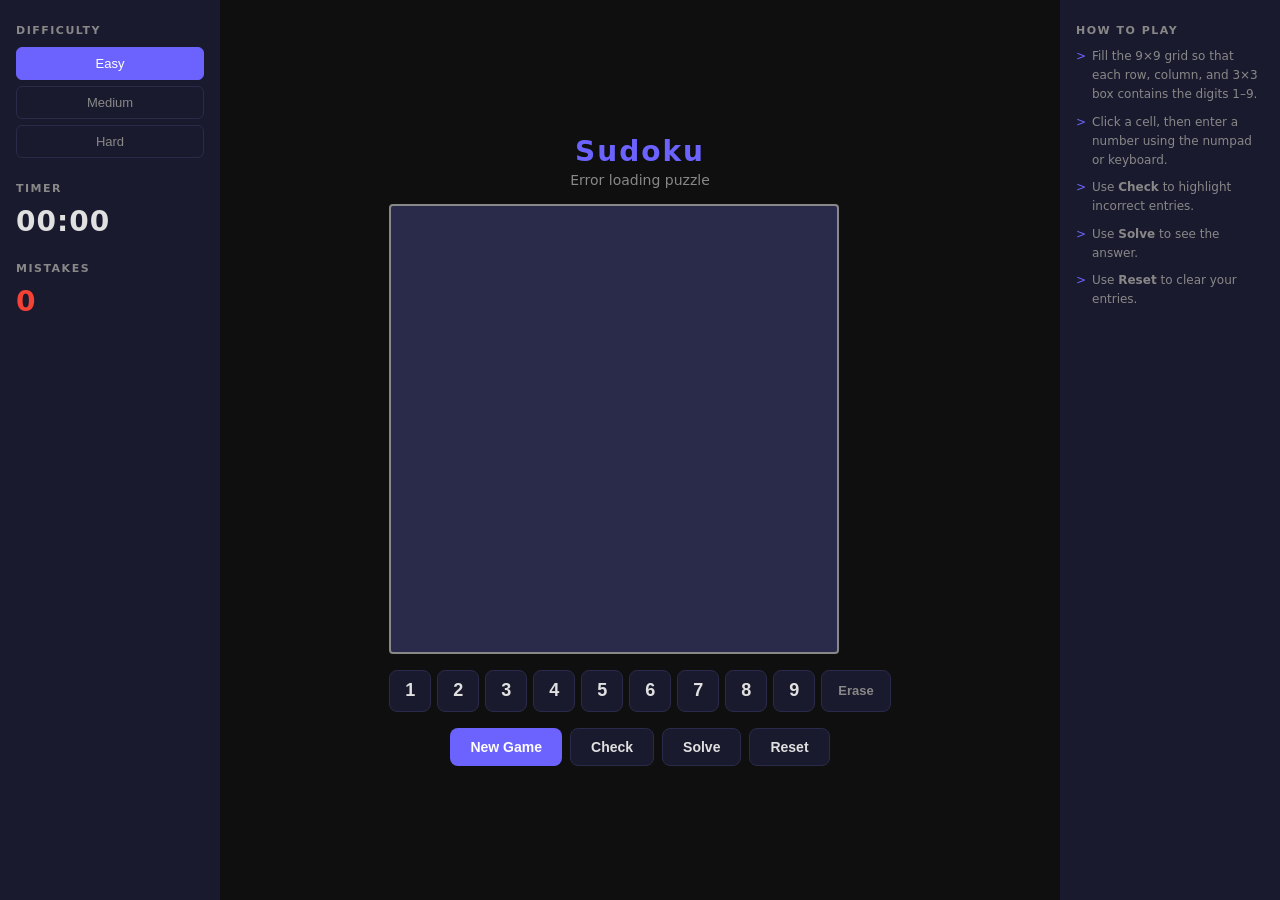
<file: sudoko/frontend/index.html>
<!DOCTYPE html>
<html lang="en">
<head>
    <meta charset="UTF-8">
    <meta name="viewport" content="width=device-width, initial-scale=1.0">
    <title>Sudoku</title>
    <link rel="stylesheet" href="css/style.css">
</head>
<body>
    <div class="app">
        <aside class="panel panel-left">
            <div class="panel-section">
                <h3 class="panel-title">Difficulty</h3>
                <div class="difficulty-selector">
                    <button class="diff-btn active" data-difficulty="easy">Easy</button>
                    <button class="diff-btn" data-difficulty="medium">Medium</button>
                    <button class="diff-btn" data-difficulty="hard">Hard</button>
                </div>
            </div>
            <div class="panel-section">
                <h3 class="panel-title">Timer</h3>
                <div class="timer-display">
                    <span id="timer-value">00:00</span>
                </div>
            </div>
            <div class="panel-section">
                <h3 class="panel-title">Mistakes</h3>
                <div class="mistakes-display">
                    <span id="mistakes-value">0</span>
                </div>
            </div>
        </aside>

        <div class="game-center">
            <header>
                <h1 class="title">Sudoku</h1>
                <p id="status-message" class="status-message">Loading...</p>
            </header>

            <main>
                <div id="loading-overlay" class="loading-overlay hidden">
                    <div class="spinner"></div>
                </div>
                <div class="board" id="board"></div>
                <div class="numpad" id="numpad">
                    <button class="num-btn" data-value="1">1</button>
                    <button class="num-btn" data-value="2">2</button>
                    <button class="num-btn" data-value="3">3</button>
                    <button class="num-btn" data-value="4">4</button>
                    <button class="num-btn" data-value="5">5</button>
                    <button class="num-btn" data-value="6">6</button>
                    <button class="num-btn" data-value="7">7</button>
                    <button class="num-btn" data-value="8">8</button>
                    <button class="num-btn" data-value="9">9</button>
                    <button class="num-btn num-btn-erase" data-value="0">Erase</button>
                </div>
            </main>

            <div class="actions">
                <button id="new-game-btn" class="btn btn-primary">New Game</button>
                <button id="check-btn" class="btn btn-secondary">Check</button>
                <button id="solve-btn" class="btn btn-secondary">Solve</button>
                <button id="reset-btn" class="btn btn-secondary">Reset</button>
            </div>
        </div>

        <aside class="panel panel-right">
            <div class="panel-section">
                <h3 class="panel-title">How to Play</h3>
                <ul class="instructions">
                    <li>Fill the 9&times;9 grid so that each row, column, and 3&times;3 box contains the digits 1&ndash;9.</li>
                    <li>Click a cell, then enter a number using the numpad or keyboard.</li>
                    <li>Use <strong>Check</strong> to highlight incorrect entries.</li>
                    <li>Use <strong>Solve</strong> to see the answer.</li>
                    <li>Use <strong>Reset</strong> to clear your entries.</li>
                </ul>
            </div>
        </aside>
    </div>

    <div id="completion-modal" class="modal hidden">
        <div class="modal-content">
            <h2>Puzzle Complete!</h2>
            <p id="completion-time"></p>
            <button id="modal-new-game" class="btn btn-primary">New Game</button>
        </div>
    </div>

    <script src="js/script.js"></script>
</body>
</html>
</file>
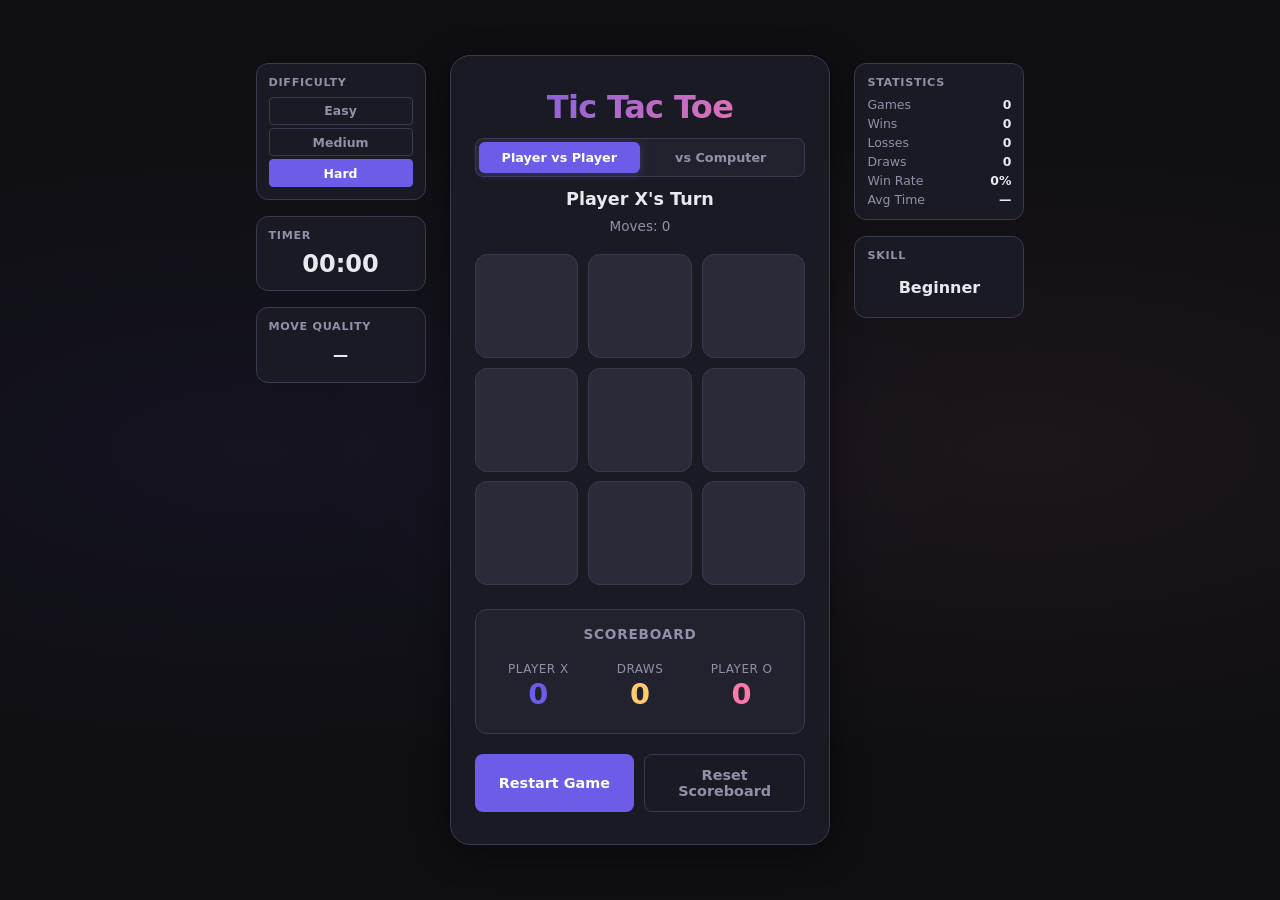
<file: tic-tac-toe/frontend/index.html>
<!DOCTYPE html>
<html lang="en">
<head>
    <meta charset="UTF-8">
    <meta name="viewport" content="width=device-width, initial-scale=1.0">
    <title>Tic Tac Toe</title>
    <link rel="stylesheet" href="css/style.css">
</head>
<body>
    <div class="game-layout">
        <aside class="panel panel-left">
            <div class="panel-section">
                <h3 class="panel-title">Difficulty</h3>
                <div class="difficulty-selector">
                    <button class="diff-btn" data-difficulty="easy">Easy</button>
                    <button class="diff-btn" data-difficulty="medium">Medium</button>
                    <button class="diff-btn active" data-difficulty="hard">Hard</button>
                </div>
            </div>

            <div class="panel-section">
                <h3 class="panel-title">Timer</h3>
                <div class="timer-display">
                    <span id="timer-value">00:00</span>
                </div>
            </div>

            <div class="panel-section">
                <h3 class="panel-title">Move Quality</h3>
                <div id="move-quality" class="quality-display">—</div>
            </div>
        </aside>

        <div class="game-center">
            <div class="container">
                <header>
                    <h1 class="title">Tic Tac Toe</h1>
                    <div class="mode-selector">
                        <button id="mode-pvp" class="mode-btn active" data-mode="pvp">Player vs Player</button>
                        <button id="mode-pvc" class="mode-btn" data-mode="pvc">vs Computer</button>
                    </div>
                    <div class="status-area">
                        <p id="status-message" class="status-message">Player X's Turn</p>
                        <p id="move-counter" class="move-counter">Moves: 0</p>
                    </div>
                </header>

                <main>
                    <div id="loading-overlay" class="loading-overlay hidden">
                        <div class="spinner"></div>
                        <p class="loading-text">Computer thinking...</p>
                    </div>
                    <div class="board" id="board">
                        <div class="cell" data-row="0" data-col="0"></div>
                        <div class="cell" data-row="0" data-col="1"></div>
                        <div class="cell" data-row="0" data-col="2"></div>
                        <div class="cell" data-row="1" data-col="0"></div>
                        <div class="cell" data-row="1" data-col="1"></div>
                        <div class="cell" data-row="1" data-col="2"></div>
                        <div class="cell" data-row="2" data-col="0"></div>
                        <div class="cell" data-row="2" data-col="1"></div>
                        <div class="cell" data-row="2" data-col="2"></div>
                    </div>
                </main>

                <div id="coach-message" class="coach-message hidden"></div>

                <section class="scoreboard">
                    <h2 class="scoreboard-title">Scoreboard</h2>
                    <div class="scores">
                        <div class="score-item score-x">
                            <span class="score-label">Player X</span>
                            <span id="score-x" class="score-value">0</span>
                        </div>
                        <div class="score-item score-draw">
                            <span class="score-label">Draws</span>
                            <span id="score-draw" class="score-value">0</span>
                        </div>
                        <div class="score-item score-o">
                            <span class="score-label">Player O</span>
                            <span id="score-o" class="score-value">0</span>
                        </div>
                    </div>
                </section>

                <div class="actions">
                    <button id="restart-btn" class="btn btn-restart">Restart Game</button>
                    <button id="reset-scores-btn" class="btn btn-reset">Reset Scoreboard</button>
                </div>
            </div>
        </div>

        <aside class="panel panel-right">
            <div class="panel-section">
                <h3 class="panel-title">Statistics</h3>
                <div class="stats-list">
                    <div class="stat-row">
                        <span class="stat-label">Games</span>
                        <span id="stat-games" class="stat-value">0</span>
                    </div>
                    <div class="stat-row">
                        <span class="stat-label">Wins</span>
                        <span id="stat-wins" class="stat-value">0</span>
                    </div>
                    <div class="stat-row">
                        <span class="stat-label">Losses</span>
                        <span id="stat-losses" class="stat-value">0</span>
                    </div>
                    <div class="stat-row">
                        <span class="stat-label">Draws</span>
                        <span id="stat-draws" class="stat-value">0</span>
                    </div>
                    <div class="stat-row">
                        <span class="stat-label">Win Rate</span>
                        <span id="stat-winrate" class="stat-value">0%</span>
                    </div>
                    <div class="stat-row">
                        <span class="stat-label">Avg Time</span>
                        <span id="stat-avgtime" class="stat-value">—</span>
                    </div>
                </div>
            </div>

            <div class="panel-section">
                <h3 class="panel-title">Skill</h3>
                <div id="skill-badge" class="skill-badge">Beginner</div>
            </div>
        </aside>
    </div>

    <script src="js/script.js"></script>
</body>
</html>
</file>
<file: sudoko/frontend/css/style.css>
* {
    margin: 0;
    padding: 0;
    box-sizing: border-box;
}

:root {
    --bg: #0f0f0f;
    --surface: #1a1a2e;
    --surface-light: #232340;
    --border: #2a2a4a;
    --text: #e0e0e0;
    --text-muted: #888;
    --primary: #6c63ff;
    --primary-hover: #5a52d5;
    --success: #4caf50;
    --error: #f44336;
    --cell-given: #c0c0e0;
    --cell-user: #e0e0ff;
    --cell-selected: #2a2a5a;
    --cell-conflict: #ff1744;
    --cell-same: #2a2a4a;
}

html, body {
    height: 100%;
    font-family: 'Segoe UI', system-ui, -apple-system, sans-serif;
    background: var(--bg);
    color: var(--text);
    overflow: hidden;
}

.app {
    display: grid;
    grid-template-columns: 220px 1fr 220px;
    height: 100vh;
    max-height: 100vh;
    gap: 0;
}

.panel {
    background: var(--surface);
    padding: 24px 16px;
    display: flex;
    flex-direction: column;
    gap: 24px;
    overflow-y: auto;
}

.panel-section {
    display: flex;
    flex-direction: column;
    gap: 10px;
}

.panel-title {
    font-size: 11px;
    text-transform: uppercase;
    letter-spacing: 1.5px;
    color: var(--text-muted);
    font-weight: 600;
}

.game-center {
    display: flex;
    flex-direction: column;
    align-items: center;
    justify-content: center;
    padding: 20px;
    overflow-y: auto;
}

header {
    text-align: center;
    margin-bottom: 16px;
}

.title {
    font-size: 28px;
    font-weight: 700;
    color: var(--primary);
    letter-spacing: 2px;
    margin-bottom: 4px;
}

.status-message {
    font-size: 14px;
    color: var(--text-muted);
}

.difficulty-selector {
    display: flex;
    flex-direction: column;
    gap: 6px;
}

.diff-btn {
    padding: 8px 12px;
    border: 1px solid var(--border);
    border-radius: 6px;
    background: transparent;
    color: var(--text-muted);
    cursor: pointer;
    font-size: 13px;
    transition: all 0.15s;
}

.diff-btn:hover {
    border-color: var(--primary);
    color: var(--text);
}

.diff-btn.active {
    background: var(--primary);
    border-color: var(--primary);
    color: #fff;
}

.timer-display {
    font-size: 28px;
    font-weight: 700;
    font-variant-numeric: tabular-nums;
    color: var(--text);
    letter-spacing: 1px;
}

.mistakes-display {
    font-size: 28px;
    font-weight: 700;
    color: var(--error);
}

.board {
    display: grid;
    grid-template-columns: repeat(9, 1fr);
    gap: 1px;
    background: var(--border);
    border: 2px solid var(--text-muted);
    border-radius: 4px;
    width: min(450px, 80vw);
    height: min(450px, 80vw);
    user-select: none;
}

.cell {
    background: var(--surface);
    display: flex;
    align-items: center;
    justify-content: center;
    font-size: 22px;
    font-weight: 500;
    cursor: pointer;
    transition: background 0.1s;
    aspect-ratio: 1;
    position: relative;
}

.cell:hover {
    background: var(--surface-light);
}

.cell.given {
    color: var(--cell-given);
    font-weight: 600;
}

.cell.user {
    color: var(--cell-user);
}

.cell.selected {
    background: var(--cell-selected) !important;
}

.cell.same-number {
    background: var(--cell-same);
}

.cell.conflict {
    color: var(--cell-conflict) !important;
    background: rgba(244, 67, 54, 0.12) !important;
}

.cell.highlighted-row,
.cell.highlighted-col,
.cell.highlighted-box {
    background: rgba(108, 99, 255, 0.06);
}

.cell:nth-child(3n) {
    border-right: 2px solid var(--text-muted);
}

.cell:nth-child(9n) {
    border-right: none;
}

.cell:nth-child(n+19):nth-child(-n+27) {
    border-bottom: 2px solid var(--text-muted);
}

.cell:nth-child(n+46):nth-child(-n+54) {
    border-bottom: 2px solid var(--text-muted);
}

.numpad {
    display: flex;
    gap: 6px;
    margin-top: 16px;
    flex-wrap: wrap;
    justify-content: center;
}

.num-btn {
    width: 42px;
    height: 42px;
    border: 1px solid var(--border);
    border-radius: 8px;
    background: var(--surface);
    color: var(--text);
    font-size: 18px;
    font-weight: 600;
    cursor: pointer;
    transition: all 0.15s;
}

.num-btn:hover {
    background: var(--surface-light);
    border-color: var(--primary);
}

.num-btn:active {
    transform: scale(0.95);
}

.num-btn-erase {
    width: auto;
    padding: 0 16px;
    font-size: 13px;
    color: var(--text-muted);
}

.actions {
    display: flex;
    gap: 8px;
    margin-top: 16px;
    flex-wrap: wrap;
    justify-content: center;
}

.btn {
    padding: 10px 20px;
    border: none;
    border-radius: 8px;
    font-size: 14px;
    font-weight: 600;
    cursor: pointer;
    transition: all 0.15s;
}

.btn-primary {
    background: var(--primary);
    color: #fff;
}

.btn-primary:hover {
    background: var(--primary-hover);
}

.btn-secondary {
    background: var(--surface);
    color: var(--text);
    border: 1px solid var(--border);
}

.btn-secondary:hover {
    background: var(--surface-light);
    border-color: var(--primary);
}

.instructions {
    list-style: none;
    font-size: 12px;
    line-height: 1.6;
    color: var(--text-muted);
}

.instructions li {
    margin-bottom: 8px;
    padding-left: 16px;
    position: relative;
}

.instructions li::before {
    content: '>';
    position: absolute;
    left: 0;
    color: var(--primary);
}

.loading-overlay {
    position: fixed;
    inset: 0;
    background: rgba(15, 15, 15, 0.8);
    display: flex;
    align-items: center;
    justify-content: center;
    z-index: 100;
}

.loading-overlay.hidden {
    display: none;
}

.spinner {
    width: 40px;
    height: 40px;
    border: 3px solid var(--border);
    border-top-color: var(--primary);
    border-radius: 50%;
    animation: spin 0.8s linear infinite;
}

@keyframes spin {
    to { transform: rotate(360deg); }
}

.modal {
    position: fixed;
    inset: 0;
    background: rgba(15, 15, 15, 0.85);
    display: flex;
    align-items: center;
    justify-content: center;
    z-index: 200;
}

.modal.hidden {
    display: none;
}

.modal-content {
    background: var(--surface);
    border: 1px solid var(--border);
    border-radius: 16px;
    padding: 40px;
    text-align: center;
    max-width: 360px;
}

.modal-content h2 {
    font-size: 28px;
    margin-bottom: 12px;
    color: var(--success);
}

.modal-content p {
    color: var(--text-muted);
    margin-bottom: 24px;
    font-size: 16px;
}

@media (max-width: 768px) {
    .app {
        grid-template-columns: 1fr;
        grid-template-rows: auto 1fr auto;
        height: auto;
        min-height: 100vh;
    }

    .panel {
        flex-direction: row;
        flex-wrap: wrap;
        padding: 12px 16px;
        gap: 12px;
    }

    .panel-left {
        order: 2;
    }

    .panel-right {
        display: none;
    }

    .game-center {
        order: 1;
        padding: 12px;
    }

    .board {
        width: min(360px, 92vw);
        height: min(360px, 92vw);
    }

    .cell {
        font-size: 18px;
    }

    .panel-section {
        flex: 1;
        min-width: 100px;
    }

    .difficulty-selector {
        flex-direction: row;
    }

    .title {
        font-size: 22px;
    }

    .actions {
        margin-bottom: 16px;
    }
}

@media (max-width: 480px) {
    .board {
        width: min(310px, 95vw);
        height: min(310px, 95vw);
    }

    .cell {
        font-size: 15px;
    }

    .num-btn {
        width: 36px;
        height: 36px;
        font-size: 15px;
    }
}

.cell:nth-child(3) {
    border-top-right-radius: 2px;
}
</file>
<file: tic-tac-toe/frontend/css/style.css>
*, *::before, *::after {
    margin: 0;
    padding: 0;
    box-sizing: border-box;
}

:root {
    --bg-primary: #0f0f13;
    --bg-secondary: #1a1a24;
    --bg-card: #22222e;
    --bg-cell: #2a2a38;
    --bg-cell-hover: #35354a;
    --text-primary: #e8e8f0;
    --text-secondary: #9090a8;
    --accent-x: #6c5ce7;
    --accent-o: #fd79a8;
    --accent-draw: #fdcb6e;
    --accent-win: #00b894;
    --accent-blue: #74b9ff;
    --border-color: #3a3a4e;
    --shadow: 0 8px 32px rgba(0, 0, 0, 0.4);
    --radius-sm: 8px;
    --radius-md: 12px;
    --radius-lg: 20px;
    --transition: 200ms cubic-bezier(0.4, 0, 0.2, 1);
}

html {
    font-size: 16px;
    scroll-behavior: smooth;
}

body {
    font-family: 'Segoe UI', 'Inter', system-ui, -apple-system, sans-serif;
    background: var(--bg-primary);
    color: var(--text-primary);
    min-height: 100vh;
    display: flex;
    align-items: center;
    justify-content: center;
    padding: 1rem;
    background-image:
        radial-gradient(ellipse at 20% 50%, rgba(108, 92, 231, 0.06) 0%, transparent 50%),
        radial-gradient(ellipse at 80% 50%, rgba(253, 121, 168, 0.06) 0%, transparent 50%);
}

.container {
    width: 100%;
    max-width: 420px;
    background: var(--bg-secondary);
    border-radius: var(--radius-lg);
    padding: 2rem 1.5rem;
    box-shadow: var(--shadow);
    border: 1px solid var(--border-color);
    animation: fadeIn 0.4s ease-out;
    position: relative;
}

@keyframes fadeIn {
    from { opacity: 0; transform: translateY(12px); }
    to { opacity: 1; transform: translateY(0); }
}

header {
    text-align: center;
    margin-bottom: 1.25rem;
}

.title {
    font-size: 2rem;
    font-weight: 700;
    letter-spacing: -0.02em;
    background: linear-gradient(135deg, var(--accent-x), var(--accent-o));
    -webkit-background-clip: text;
    -webkit-text-fill-color: transparent;
    background-clip: text;
    margin-bottom: 0.75rem;
}

.mode-selector {
    display: flex;
    background: var(--bg-card);
    border-radius: var(--radius-sm);
    padding: 3px;
    margin-bottom: 0.75rem;
    border: 1px solid var(--border-color);
}

.mode-btn {
    flex: 1;
    padding: 0.5rem 0.75rem;
    border: none;
    border-radius: 6px;
    background: transparent;
    color: var(--text-secondary);
    font-size: 0.8rem;
    font-weight: 600;
    cursor: pointer;
    transition: all var(--transition);
    font-family: inherit;
}

.mode-btn:hover {
    color: var(--text-primary);
}

.mode-btn.active {
    background: var(--accent-x);
    color: #fff;
    box-shadow: 0 2px 8px rgba(108, 92, 231, 0.3);
}

.status-area {
    display: flex;
    flex-direction: column;
    align-items: center;
    gap: 0.25rem;
}

.status-message {
    font-size: 1.1rem;
    font-weight: 600;
    color: var(--text-primary);
    transition: color var(--transition);
    min-height: 1.6rem;
}

.status-message.turn-x {
    color: var(--accent-x);
}

.status-message.turn-o {
    color: var(--accent-o);
}

.status-message.win {
    color: var(--accent-win);
    animation: pulse 0.6s ease-in-out 2;
}

.status-message.draw {
    color: var(--accent-draw);
}

.status-message.computer {
    color: var(--accent-blue);
}

@keyframes pulse {
    0%, 100% { transform: scale(1); }
    50% { transform: scale(1.06); }
}

.move-counter {
    font-size: 0.85rem;
    color: var(--text-secondary);
}

main {
    position: relative;
}

.loading-overlay {
    position: absolute;
    inset: 0;
    background: rgba(15, 15, 19, 0.85);
    border-radius: var(--radius-md);
    display: flex;
    flex-direction: column;
    align-items: center;
    justify-content: center;
    gap: 0.75rem;
    z-index: 10;
    backdrop-filter: blur(4px);
    transition: opacity var(--transition);
}

.loading-overlay.hidden {
    display: none;
}

.spinner {
    width: 40px;
    height: 40px;
    border: 3px solid var(--border-color);
    border-top-color: var(--accent-o);
    border-radius: 50%;
    animation: spin 0.8s linear infinite;
}

@keyframes spin {
    to { transform: rotate(360deg); }
}

.loading-text {
    font-size: 0.9rem;
    font-weight: 500;
    color: var(--text-secondary);
}

.board {
    display: grid;
    grid-template-columns: repeat(3, 1fr);
    gap: 0.6rem;
    margin-bottom: 1.5rem;
    aspect-ratio: 1;
}

.cell {
    background: var(--bg-cell);
    border: 1px solid var(--border-color);
    border-radius: var(--radius-md);
    display: flex;
    align-items: center;
    justify-content: center;
    font-size: 3.2rem;
    font-weight: 700;
    cursor: pointer;
    transition: background var(--transition), transform var(--transition), border-color var(--transition), box-shadow var(--transition);
    user-select: none;
    aspect-ratio: 1;
    position: relative;
    overflow: hidden;
}

.cell:hover:not(.disabled):not(.winning) {
    background: var(--bg-cell-hover);
    border-color: rgba(255, 255, 255, 0.1);
    transform: translateY(-1px);
}

.cell:active:not(.disabled):not(.winning) {
    transform: translateY(0px) scale(0.97);
}

.cell.marked {
    cursor: default;
}

.cell.marked-x {
    color: var(--accent-x);
    text-shadow: 0 0 30px rgba(108, 92, 231, 0.3);
}

.cell.marked-o {
    color: var(--accent-o);
    text-shadow: 0 0 30px rgba(253, 121, 168, 0.3);
}

.cell.winning {
    background: rgba(0, 184, 148, 0.15);
    border-color: var(--accent-win);
    animation: winGlow 0.8s ease-in-out infinite alternate;
}

@keyframes winGlow {
    from { box-shadow: 0 0 8px rgba(0, 184, 148, 0.2); }
    to { box-shadow: 0 0 20px rgba(0, 184, 148, 0.5); }
}

.cell.disabled {
    cursor: default;
    opacity: 0.5;
}

.cell.disabled.winning {
    opacity: 1;
}

.cell .mark {
    animation: markAppear 0.25s cubic-bezier(0.34, 1.56, 0.64, 1);
}

@keyframes markAppear {
    from { transform: scale(0); opacity: 0; }
    to { transform: scale(1); opacity: 1; }
}

.scoreboard {
    background: var(--bg-card);
    border-radius: var(--radius-md);
    padding: 1rem;
    margin-bottom: 1.25rem;
    border: 1px solid var(--border-color);
}

.scoreboard-title {
    font-size: 0.85rem;
    font-weight: 600;
    text-transform: uppercase;
    letter-spacing: 0.06em;
    color: var(--text-secondary);
    text-align: center;
    margin-bottom: 0.75rem;
}

.scores {
    display: flex;
    justify-content: space-around;
    gap: 0.5rem;
}

.score-item {
    display: flex;
    flex-direction: column;
    align-items: center;
    gap: 0.25rem;
    min-width: 80px;
    padding: 0.5rem;
    border-radius: var(--radius-sm);
    transition: background var(--transition);
}

.score-item:hover {
    background: rgba(255, 255, 255, 0.03);
}

.score-label {
    font-size: 0.75rem;
    font-weight: 500;
    color: var(--text-secondary);
    text-transform: uppercase;
    letter-spacing: 0.04em;
}

.score-value {
    font-size: 1.8rem;
    font-weight: 700;
    line-height: 1;
}

.score-x .score-value {
    color: var(--accent-x);
}

.score-o .score-value {
    color: var(--accent-o);
}

.score-draw .score-value {
    color: var(--accent-draw);
}

.actions {
    display: flex;
    gap: 0.6rem;
}

.btn {
    flex: 1;
    padding: 0.75rem 1rem;
    border: none;
    border-radius: var(--radius-sm);
    font-size: 0.9rem;
    font-weight: 600;
    cursor: pointer;
    transition: background var(--transition), transform var(--transition), box-shadow var(--transition);
    font-family: inherit;
}

.btn:active {
    transform: scale(0.97);
}

.btn-restart {
    background: var(--accent-x);
    color: #fff;
}

.btn-restart:hover {
    background: #5a4bd6;
    box-shadow: 0 4px 16px rgba(108, 92, 231, 0.3);
}

.btn-reset {
    background: transparent;
    color: var(--text-secondary);
    border: 1px solid var(--border-color);
}

.btn-reset:hover {
    background: rgba(255, 255, 255, 0.04);
    color: var(--text-primary);
    border-color: rgba(255, 255, 255, 0.15);
}

.coach-message {
    text-align: center;
    font-size: 0.9rem;
    font-weight: 500;
    color: var(--accent-blue);
    margin-bottom: 1rem;
    min-height: 1.4rem;
    padding: 0.5rem;
    background: var(--bg-card);
    border-radius: var(--radius-sm);
    border: 1px solid var(--border-color);
    transition: opacity var(--transition);
}

.coach-message.hidden {
    display: none;
}

.game-layout {
    display: flex;
    justify-content: center;
    align-items: flex-start;
    gap: 1.5rem;
    width: 100%;
    max-width: 840px;
    margin: 0 auto;
}

.game-center {
    flex: 0 0 auto;
}

.panel {
    width: 170px;
    flex-shrink: 0;
    display: flex;
    flex-direction: column;
    gap: 1rem;
    padding-top: 0.5rem;
}

.panel-section {
    background: var(--bg-secondary);
    border: 1px solid var(--border-color);
    border-radius: var(--radius-md);
    padding: 0.75rem;
}

.panel-title {
    font-size: 0.7rem;
    font-weight: 600;
    text-transform: uppercase;
    letter-spacing: 0.06em;
    color: var(--text-secondary);
    margin-bottom: 0.5rem;
}

.difficulty-selector {
    display: flex;
    flex-direction: column;
    gap: 3px;
}

.diff-btn {
    padding: 0.35rem 0.5rem;
    border: 1px solid var(--border-color);
    border-radius: 4px;
    background: transparent;
    color: var(--text-secondary);
    font-size: 0.78rem;
    font-weight: 600;
    cursor: pointer;
    transition: all var(--transition);
    font-family: inherit;
}

.diff-btn:hover {
    color: var(--text-primary);
    border-color: rgba(255, 255, 255, 0.15);
}

.diff-btn.active {
    background: var(--accent-x);
    color: #fff;
    border-color: var(--accent-x);
}

.timer-display {
    text-align: center;
    font-size: 1.5rem;
    font-weight: 700;
    color: var(--text-primary);
    font-variant-numeric: tabular-nums;
}

.quality-display {
    text-align: center;
    font-size: 0.95rem;
    font-weight: 700;
    padding: 0.3rem 0;
    min-height: 1.8rem;
}

.quality-display.excellent {
    color: var(--accent-win);
}

.quality-display.good {
    color: var(--accent-draw);
}

.quality-display.mistake {
    color: var(--accent-o);
}

.stats-list {
    display: flex;
    flex-direction: column;
    gap: 0.25rem;
}

.stat-row {
    display: flex;
    justify-content: space-between;
    align-items: center;
    font-size: 0.78rem;
}

.stat-label {
    color: var(--text-secondary);
    font-weight: 500;
}

.stat-value {
    color: var(--text-primary);
    font-weight: 600;
    font-variant-numeric: tabular-nums;
}

.skill-badge {
    text-align: center;
    font-size: 1rem;
    font-weight: 700;
    padding: 0.5rem 0;
}

.skill-badge.beginner {
    color: var(--text-secondary);
}

.skill-badge.intermediate {
    color: var(--accent-draw);
}

.skill-badge.advanced {
    color: var(--accent-win);
}

@media (max-width: 480px) {
    .container {
        padding: 1.25rem 1rem;
        border-radius: var(--radius-md);
    }

    .title {
        font-size: 1.6rem;
    }

    .cell {
        font-size: 2.5rem;
    }

    .score-value {
        font-size: 1.5rem;
    }

    .actions {
        flex-direction: column;
    }
}

@media (max-width: 768px) {
    .panel {
        display: none;
    }
}
</file>
